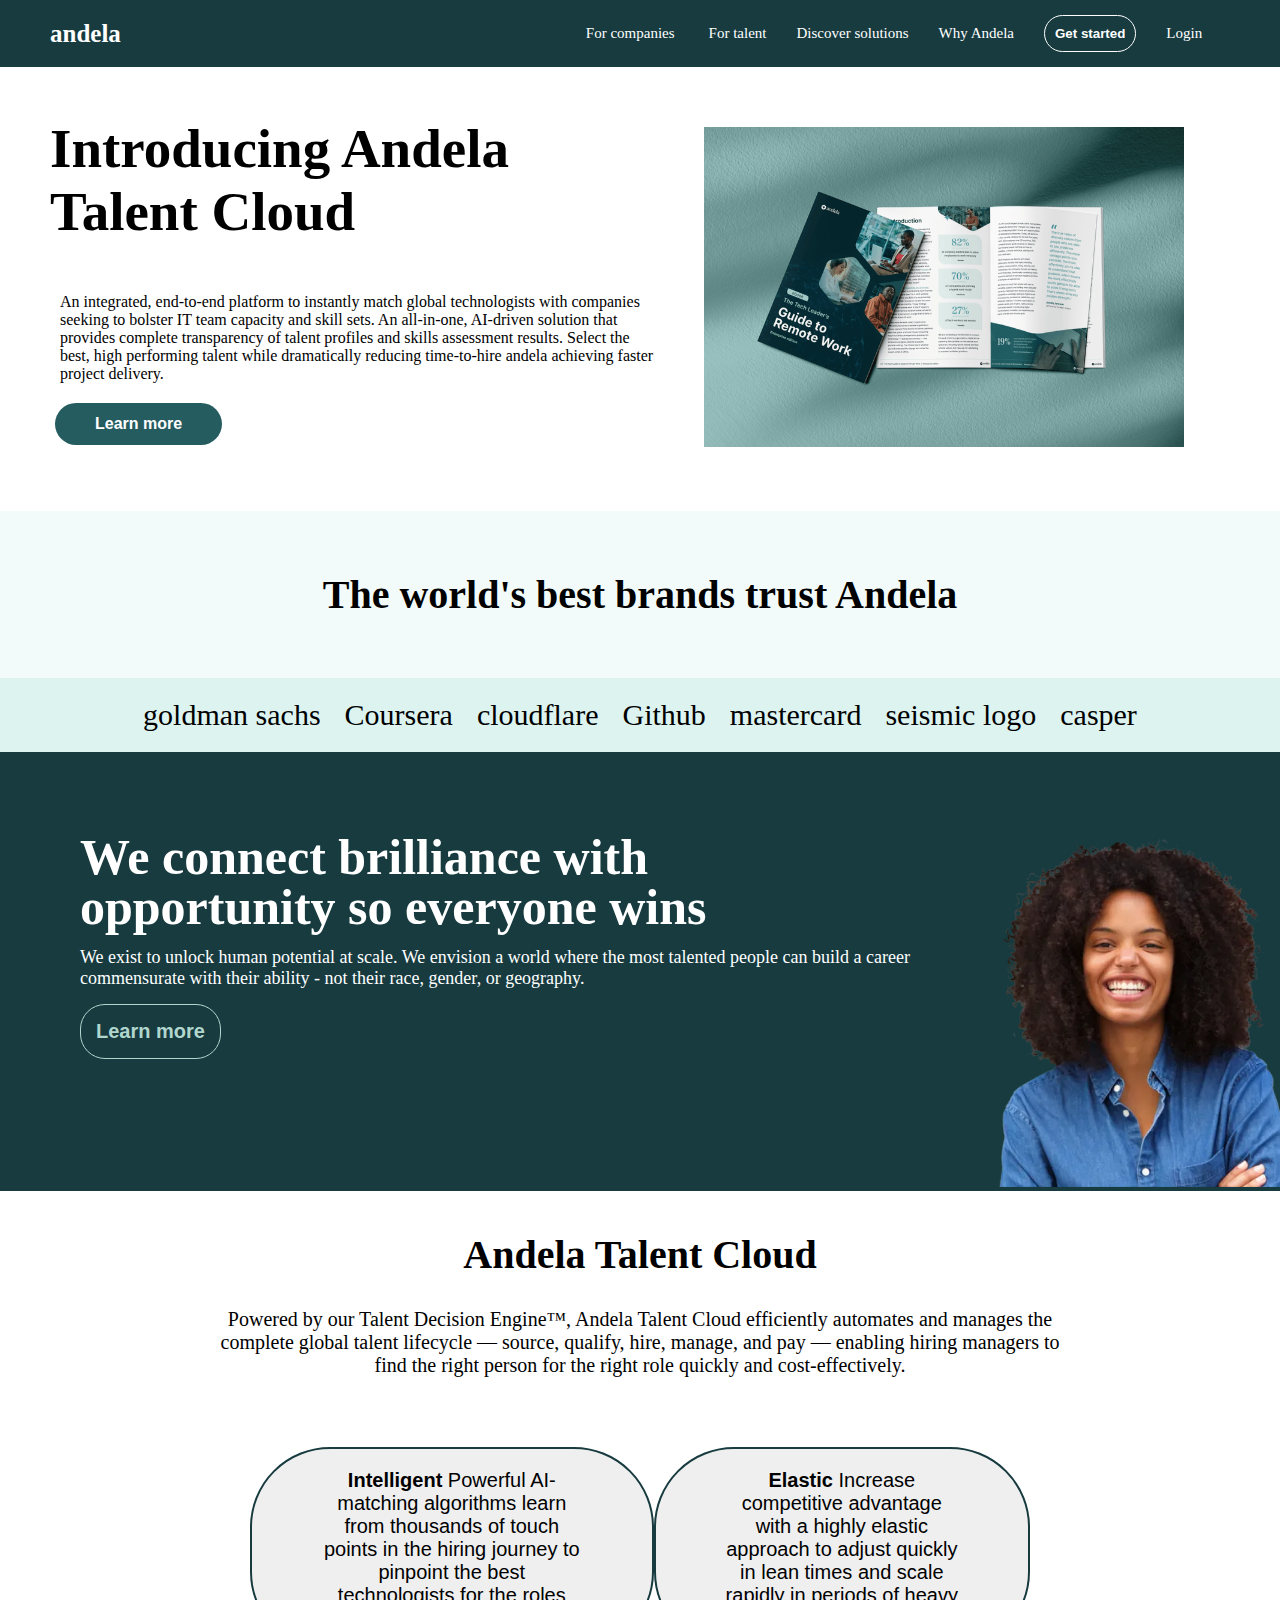
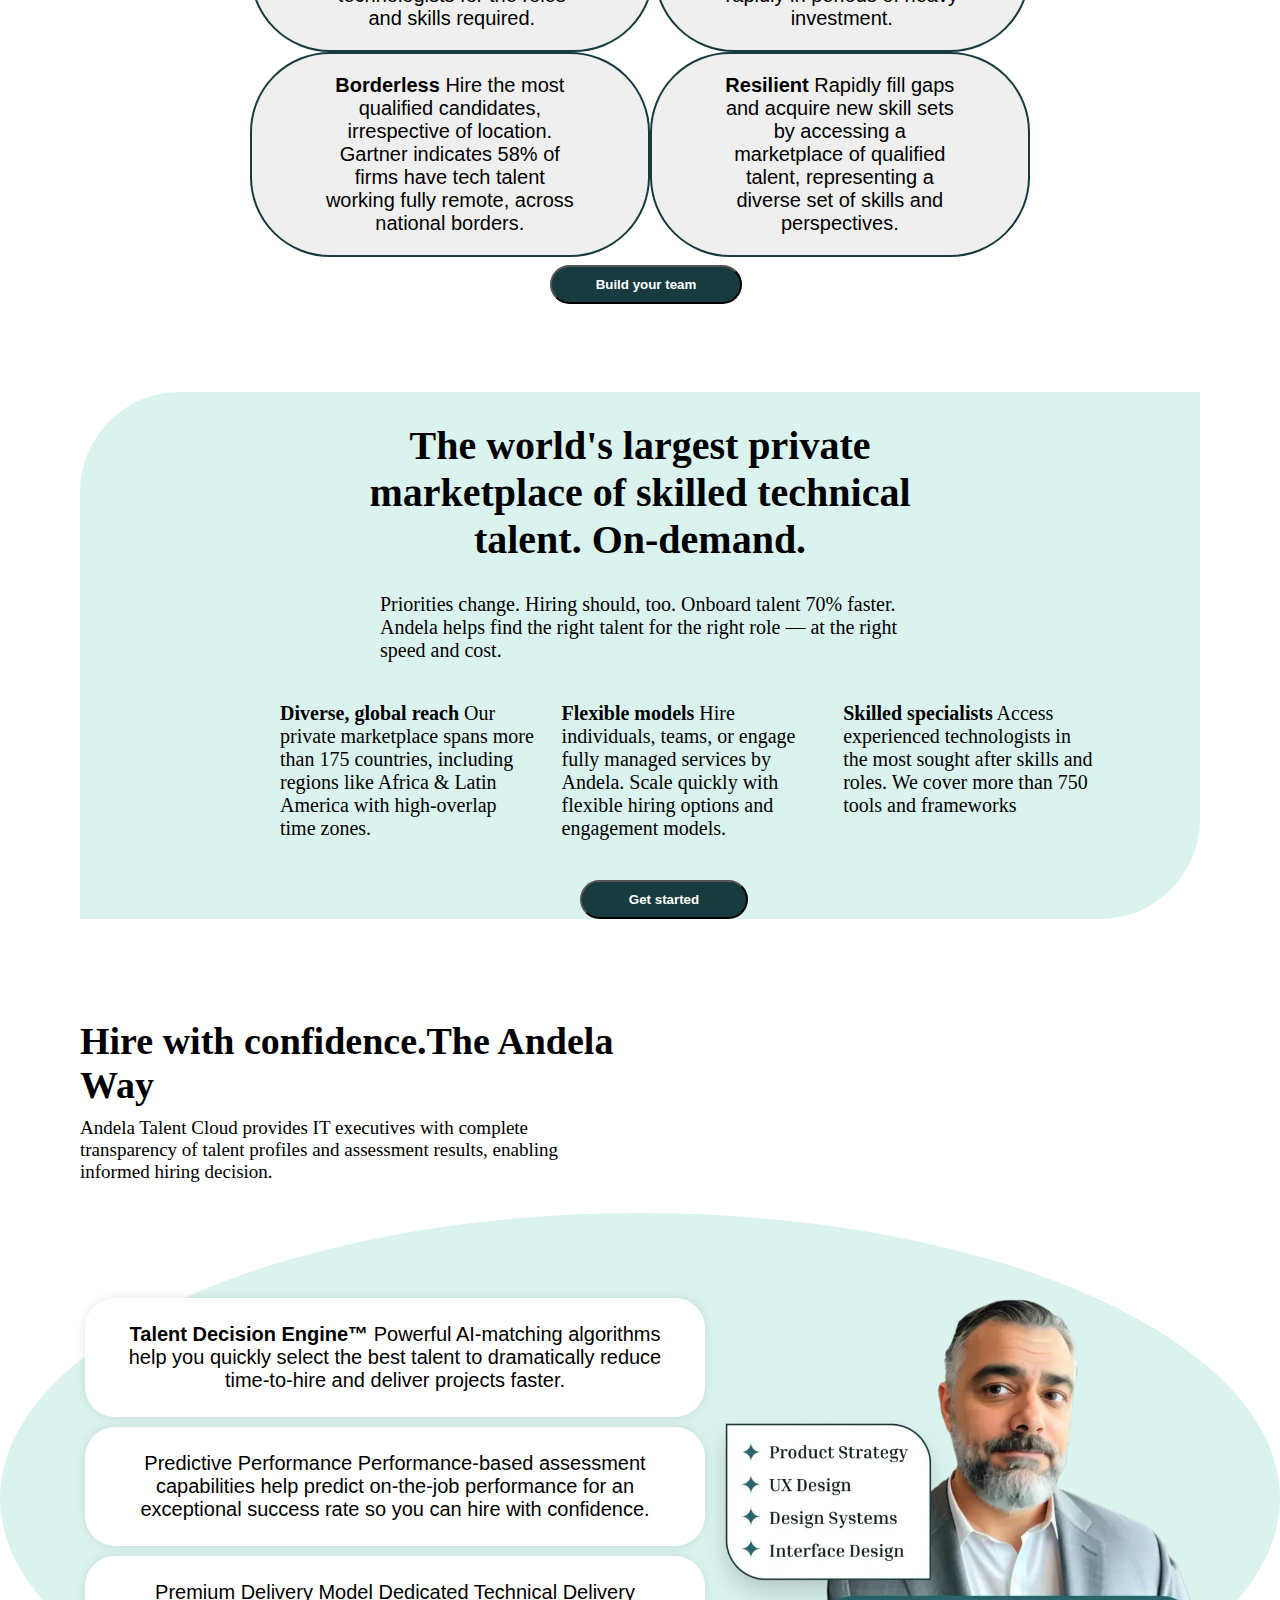
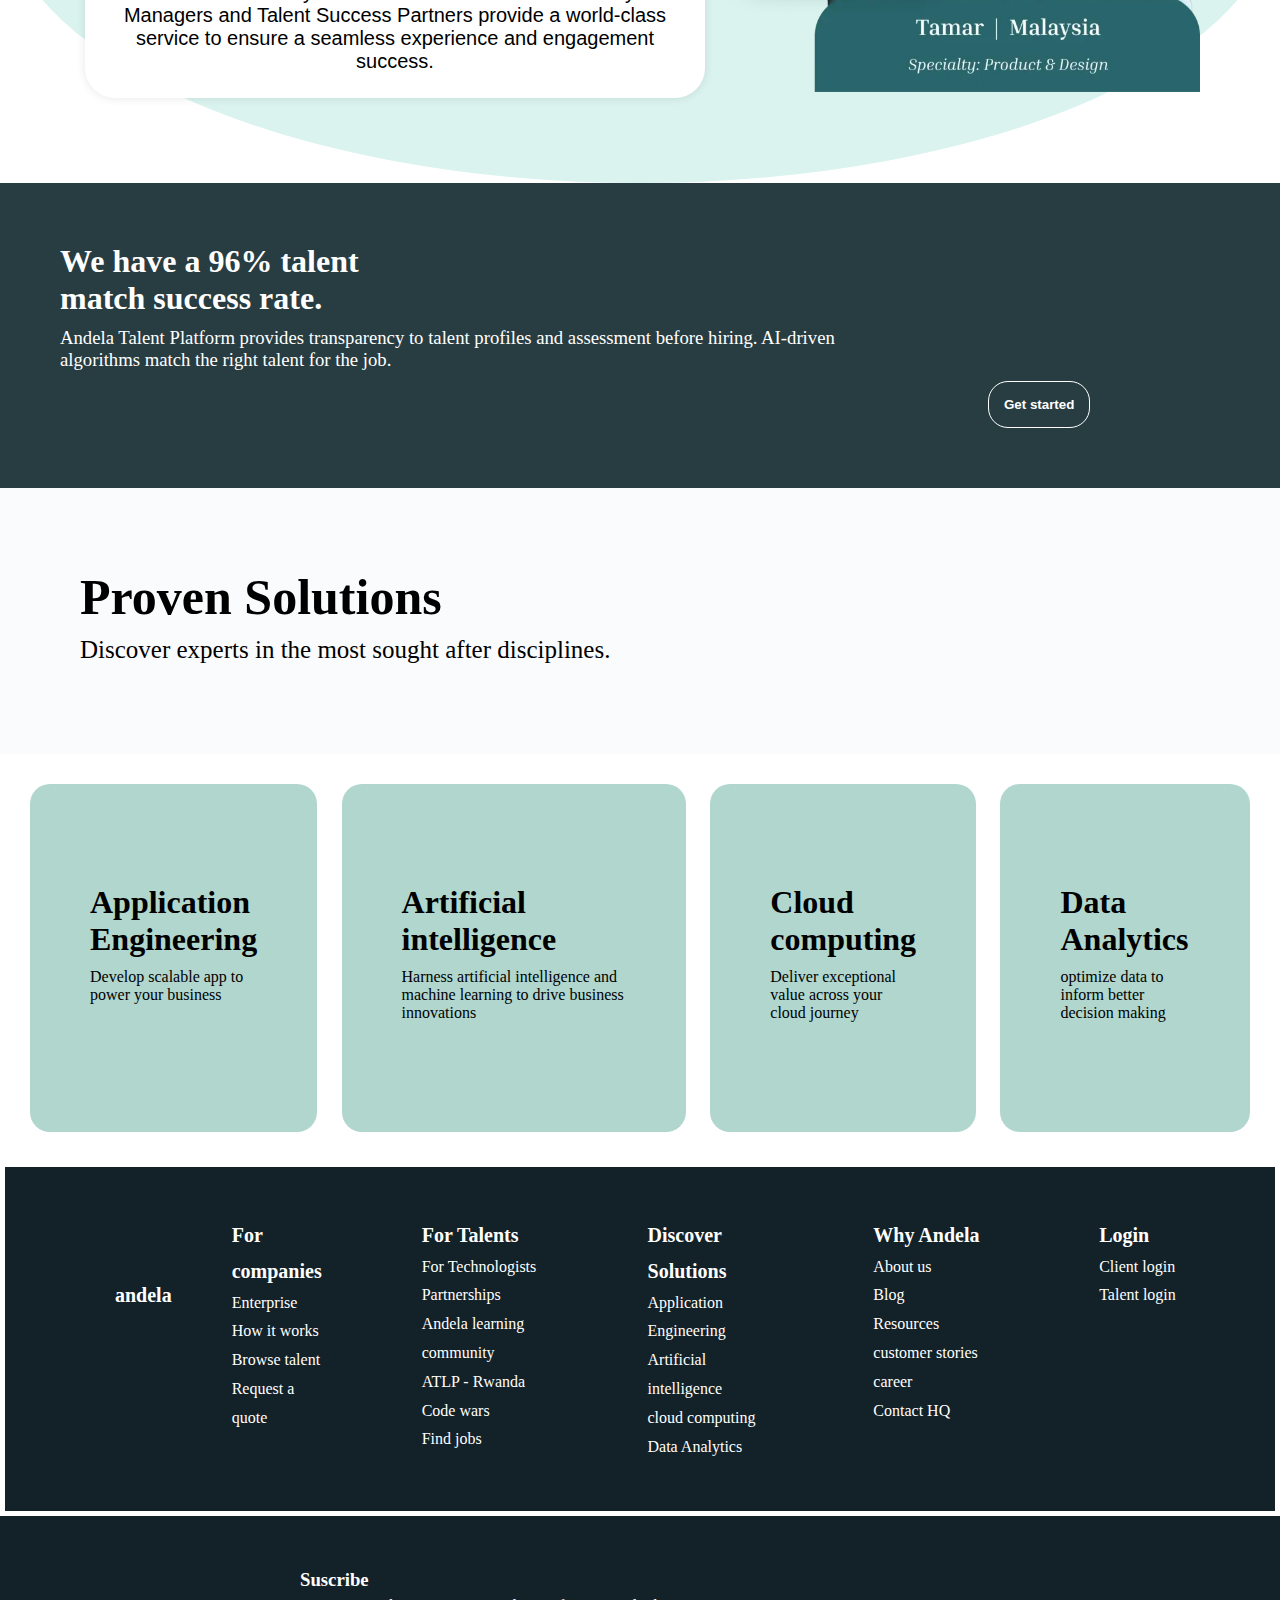
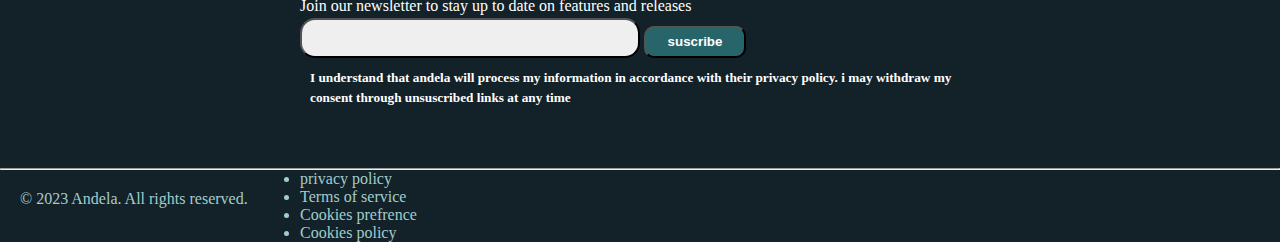
<file: index.html>
<!DOCTYPE html>
<html lang="en">
<head>
    <meta charset="UTF-8">
    <meta name="viewport" content="width=device-width, initial-scale=1.0">
    <link rel="stylesheet" href="andela.css">
    <title>Andela</title>
</head>
<body>
    <section class="body">
        <!--this is for the header-->
    <div class="nav">
        <div>
        <h1 class="nav-brand">andela</h1>
        </div>
        <div class="nav-links">
        <ul>
        <li><a href="#">For companies</a>
            <div class="sub-menu1">
                <ul>
                    <li><a href="#">Enterprise</a></li>
                    <li><a href="#">How it works</a></li>
                    <li><a href="#">Hire experts</a></li>
                </ul>
            </div>
        </li>
        <li><a href="#">For talent</a>
            <div class="sub-menu1">
                <ul>
                    <li><a href="#">Technologist</a></li>
                    <li><a href="#">Find jobs</a></li>
                </ul>
            </div>
        <li><a href="#">Discover solutions</a>
           <div class="sub-menu1">
               <ul>
                <li><a href="#">Application Engineering</a></li>
                <li><a href="#">Artificial intelligence</a></li>
                <li><a href="#">Cloud computing</a></li>
                <li><a href="#">Data & Analytics</a></li>
               </ul>
          </div>
        <li><a href="#">Why Andela</a>
            <div class="sub-menu1">
                <ul>
                    <li><a href="#">About us</a></li>
                    <li><a href="#">Resources</a></li>
                    <li><a href="#">Blog</a></li>
                </ul>
            </div>
        <li><button type="click" class="tip">Get started</button>
        <li><a href="#">Login</a>
            <div class="sub-menu1">
                <ul>
                    <li><a href="#">For clients</a></li>
                    <li><a href="Login.html">Talent login</a></li>
                </ul>
            </div>
        </div>
        </ul>
    </header>
</section>

    <div class="body-inner">
        <div class="inner">
            <h1>Introducing Andela Talent Cloud</h1>
            <p>An integrated, end-to-end platform to instantly match global technologists with companies
            seeking to bolster IT team capacity and skill sets. An all-in-one, AI-driven solution that
            provides complete transparency of talent profiles and skills assessment results.
            Select the best, high performing talent while dramatically reducing time-to-hire andela
            achieving faster project delivery.</p>
            <button type="submit" class="body-button">Learn more</button>
        </div>
        <div class="pic">
            <img src="image/beginimage.png" alt="">
        </div>
    </div>

    <div class="body2">
        <h1>The world's best brands trust Andela</h1>
        <div class="inner2">
            <ul>
                <li>goldman sachs</li>
                <li>Coursera</li>
                <li>cloudflare</li>
                <li><a href="https://github.com/Edacynthia" class="btn1">Github</a></li>
                <li>mastercard</li>
                <li>seismic logo</li>
                <li>casper</li>
            </ul>
        </div>
     </div>

    <div class="body-inner2">
        <div class="inner2a">
            <h1>We connect brilliance with opportunity so everyone wins</h1>
            <p>We exist to unlock human potential at scale. We envision a world where the most 
            talented people can build a career commensurate with their ability - not their race,
            gender, or geography.</p>
            <button type="click" class="inner-button">Learn more</button>
        </div>
        <div class="pic2">
            <img src="image/andelagirl.webp" alt="">
        </div>
    </div>

    <div class="body-inner3">
        <h1>Andela Talent Cloud</h1>
        <p>Powered by our Talent Decision Engine™, Andela Talent Cloud efficiently automates and manages 
         the complete global talent lifecycle — source, qualify, hire, manage, and pay — enabling 
         hiring managers to find the right person for the right role quickly and cost-effectively.</p>
    </div>
    <div class="bord">
        <button type="click" class="btn"><b>Intelligent</b>
        Powerful AI-matching algorithms learn from thousands of touch points in the hiring journey to
        pinpoint the best technologists for the roles and skills required.</button>
        <button type="click" class="btn"><b>Elastic</b>
        Increase competitive advantage with a highly elastic approach to adjust quickly in lean times
        and scale rapidly in periods of heavy investment.</button>
    </div>
    <div class="bord">
        <button type="click" class="btn"><b>Borderless</b>
            Hire the most qualified candidates, irrespective of location. Gartner indicates 58% of 
            firms have tech talent working fully remote, across national borders.</button>
            <button type="click" class="btn"><b>Resilient</b>
            Rapidly fill gaps and acquire new skill sets by accessing a marketplace of qualified talent,
            representing a diverse set of skills and perspectives.</button>
            </div>
            <div> 
                <button type="click" class="tap">Build your team</button>
            </div>
        </div>

        <div class="body-inner4">
            <div class="inn">
                <h1>The world's largest private marketplace of skilled technical talent. On-demand.</h1>
                <p>Priorities change. Hiring should, too. Onboard talent 70% faster. Andela helps 
            find the right talent for the right role — at the right speed and cost.</p>
            </div>
            <div class="container">
                    <p><b>Diverse, global reach</b>
                    Our private marketplace spans more than 175 countries, including regions like Africa 
                    & Latin America with high-overlap time zones.</p>
                 <div class="4b">
                    <p><b>Flexible models</b>
                 Hire individuals, teams, or engage fully managed services by Andela. Scale quickly with
                flexible hiring options and engagement models.</p>
                </div>
                <div class="4c">
                    <p><b>Skilled specialists</b>
                    Access experienced technologists in the most sought after skills and roles. We cover
                    more than 750 tools and frameworks</p>
                </div>
            </div>
            <button type="click" class="btr">Get started</button>
            </div>

            <div class="body-inner5">
                 <h1>Hire with confidence.The Andela Way</h1>
                <p> Andela Talent Cloud provides IT executives with complete transparency of talent 
                profiles and assessment results, enabling informed hiring decision. </p>
            </div>

            <section class="body-inner6">
                <div class="inner6">
                    <button type="click" class="tug"><b>Talent Decision Engine™</b>
                     Powerful AI-matching algorithms help you quickly select the best talent to dramatically 
                     reduce time-to-hire and deliver projects faster.</button>
                     <button type="click" class="tug">Predictive Performance
                     Performance-based assessment capabilities help predict on-the-job performance for an 
                     exceptional success rate so you can hire with confidence.</button>
                     <button type="click" class="tug">Premium Delivery Model
                     Dedicated Technical Delivery Managers and Talent Success Partners provide a world-class 
                     service to ensure a seamless experience and engagement success.</button>
                </div>

                <div class="pic3">
                    <img src="image/andela boy.webp" alt="">
                </div>
            </div>
            </section>

            <div class="body-inner7">
                <h1>We have a 96% talent match success rate.</h1>
                <h3>Andela Talent Platform provides transparency to talent profiles and assessment before hiring.
                AI-driven algorithms match the right talent for the job.</h3>
                <button type="click" class="bte">Get started</button>
            </div>

            <div class="body-inner8">
                <h1>Proven Solutions</h1>
                <p>Discover experts in the most sought after disciplines.</p>
            </div>

            <div class="boxes">
            <div class="box1">
                <div class="fit">
                    <div class="inbox">
                        <h1>Application Engineering </h1>
                        <p>Develop scalable app to power your business</p>
                    </div>
                </div>
            </div>

            <div class="box2">
                <div class="fit">
                    <div class="inbox">
                        <h1>Artificial intelligence </h1>
                        <p>Harness artificial intelligence and machine learning to drive business innovations</p>
                    </div>
                </div>
            </div>

            <div class="box3">
                <div class="fit">
                    <div class="inbox">
                        <h1>Cloud computing </h1>
                        <p>Deliver exceptional value across your cloud journey </p>
                    </div>
                </div>
            </div>

            <div class="box4">
                <div class="fit">
                    <div class="inbox">
                        <h1>Data Analytics</h1>
                        <p>optimize data to inform better decision making</p>
                    </div>
                </div>
            </div>
            </div>

            <footer>
                <div class="footer-sec">
                    <div class="foot-body">
                        <div class="name">
                            <h1>andela</h1>
                        </div>
                    <ul>
                        <h1>For  companies</h1>
                        <li>Enterprise</li>
                        <li>How it works</li>
                        <li>Browse talent</li>
                        <li>Request a quote</li>
                    </ul>
                </div>

                <div class="foot-body">
                    <ul>
                        <h1>For  Talents</h1>
                        <li>For Technologists</li>
                        <li>Partnerships</li>
                        <li>Andela learning community</li>
                        <li>ATLP - Rwanda</li>
                        <li>Code wars</li>
                        <li>Find jobs</li>
                    </ul>
                </div>

                <div class="foot-body">
                    <ul>
                        <h1>Discover Solutions</h1>
                        <li>Application Engineering</li>
                        <li>Artificial intelligence</li>
                        <li>cloud computing</li>
                        <li>Data Analytics</li>
                    </ul>
                </div>

                <div class="foot-body">
                    <ul>
                        <h1>Why Andela</h1>
                        <li>About us</li>
                        <li>Blog</li>
                        <li>Resources</li>
                        <li>customer stories</li>
                        <li>career</li>
                        <li>Contact HQ</li>
                    </ul>
                </div>

                <div class="foot-body">
                    <ul>
                        <h1>Login</h1>
                        <li>Client login</li>
                        <li>Talent login</li>
                    </ul>
                </div>
            </footer>

            <div class="sub">
                <h3>Suscribe</h3>
                <h4>Join our newsletter to stay up to date on features and releases</h4>
                <span>
                <button type="click" class="suj"></button>
                <button type="submit" class="sus">suscribe</button>
                </spam>
                <h5>I understand that andela will process my information in accordance with their privacy policy.
                i may withdraw my consent through unsuscribed links at any time</h5>
            </div>

        <hr>
        <div class="end">
            <div class="end2">
        &copy; 2023 Andela. All rights reserved.
        </div>

        <div class="end3">
        <ul>
            <li>privacy policy</li>
            <li>Terms of service</li>
            <li>Cookies prefrence</li>
            <li>Cookies policy</li>
        </ul>
    </div> 
    </div>  
</body>
</html>
</file>
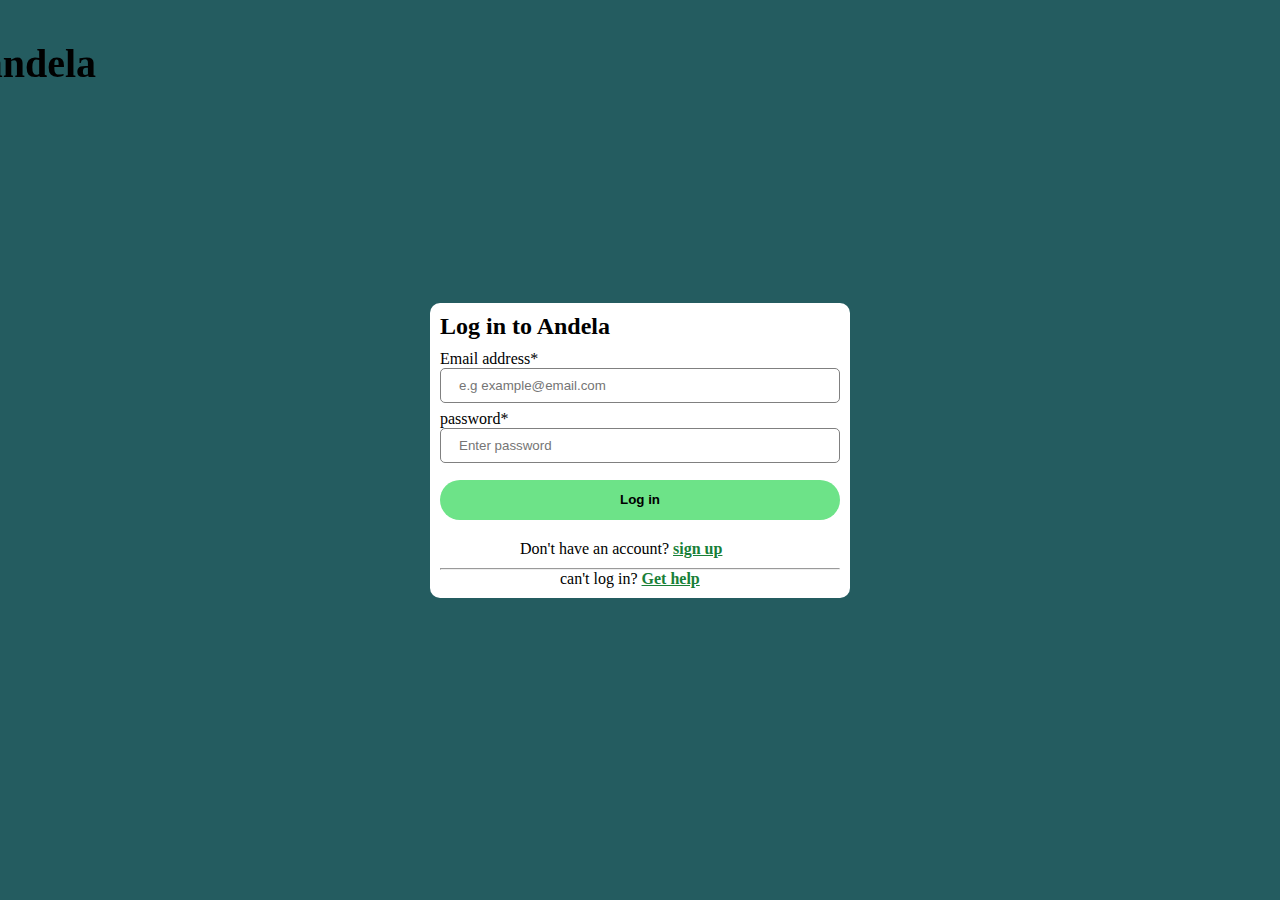
<file: Login.html>
<!DOCTYPE html>
<html lang="en">
<head>
    <meta charset="UTF-8">
    <meta name="viewport" content="width=device-width, initial-scale=1.0">
    <link rel="stylesheet" href="login.css">
    <title>Andela login page</title>
</head>
<body>
    <header class="header">
        <nav class="navbar">
        <h1>andela</h1>
    </nav>
    </header>

    <div class="wrapper">
        <form action=" ">
            <h2>Log in to Andela</h2>
            <div class="input-box"> 
                <p>Email address*</p>
                <input type="text" placeholder="e.g example@email.com" required>
                </div>
                <div class="input-box"> 
                <p>password*</p>
                <input type="password" placeholder="Enter password" required>
                </div>
                <button type ="submit" class="btn">Log in</button>
                <div class="register-link">
                    <p>Don't have an account? <a href="#">sign up</a></p>
                </div>
                <hr>
                <div class="end">
                <p>can't log in? <a href="#"> Get help</a></p>
                </div>
        </form>
        </div>
</body>
</html>
</file>
<file: andela.css>
* {
    margin: 0;
    padding: 0;
    box-sizing: border-box;
}

.nav{
    display: flex;
    background-color: #173B3F;
    align-items: center;
    gap: 400px;
}
.nav-brand{
    font-size: 25px;
    padding: 0 50px;
}

.nav h1{
    color: #fff;
}
.nav ul li {
    display: inline-flex;
    list-style: none;
    margin: 15px;
}

.nav ul li a{
    color: #fff;
    text-decoration: none;
    font-size: 15px;
}

.nav ul li a:hover{
    transition: all 0.3s;
    color: #A4C8C0;
}

.sub-menu1 ul li a:hover{
    text-decoration: underline;
    transition: 0.15s;
    color: #A4C8C0;
}

.sub-menu1{
    display: none;
}

.nav ul li:hover .sub-menu1{
    display: block;
    position: absolute;
    background: #173B3F;
    margin-top: 15px;
    margin-left: -15px;
    border-radius: 15px;
}

.nav ul li:hover .sub-menu1 ul li{
    display: block;
    margin: 10px;
    width: 150px;
    padding: 10px;
    border-left: 1px dotted white;
}

.tip{
    padding: 10px;
    border-radius: 20px;
    font-weight: 700;
    background-color: #173B3F;
    color: white;
    border: 1px solid white;
}

.tip:hover{
    transition: all 0.5s;
    background-color: #B0D6CE;
    color: black;
}

.body-inner{
    display: flex;
}
.body-inner h1{
    padding: 50px 50px;
    font-size: 55px;
}
.body-inner p{
    padding:0 60px;
    padding-right: 500px;
    width: 180%;
}

.pic img{
    padding: 60px;
    width: 150%;
    padding-right: 900px;
}
.inner .body-button{
    padding:  12px 40px;
    border: none;
    border-radius: 30px;
    background-color: #245C60;
    color: #fff;
    font-weight: 700;
    font-size: 16px;
    margin-left: 55px;
    margin-top: 20px;
}
.inner .body-button:hover{
    transition: all 0.5s;
    color: black;
    background-color: #B0D6CE;
}

.body2{
    background-color: #F2FBF9;
    text-align: center;
}

.body2 h1{
    font-size: 40px;
    padding: 60px;
}

.inner2 ul li{
    display: inline;
    text-decoration: none;
    margin: 10px;
    font-size: 30px;
    font-family: Georgia, 'Times New Roman', Times, serif;
}
.inner2{
    background-color:  #DCF3F0;
    padding: 20px 0;
}

.inner2 a{
    text-decoration: none;
    color: black;
}

.body-inner2{
    display: flex;
    background-color: #173B3F;
}
.inner2a{
    color: #fff;
    padding: 80px;
}

.inner2a h1{
    font-size: 50px;
    font-family: cursive;
    line-height: 1;
}

.inner2a p{
    padding: 15px 0;
    font-size: 18px;
    width: 120%;
}

.pic2 img{
    width: 120%;
    padding: 80px 0 0 15px;
}

.inner-button{
    background-color: #173B3F;
    padding: 15px;
    border: 1px solid #B0D6CE;
    border-radius: 25px;
    color: #B0D6CE;
    font-size: 20px;
    font-weight: 700;
}

.inner-button:hover{
    transform: scale(3s);
    background-color: #B0D6CE;
    color: black;
}

.body-inner3{
    text-align: center;
    padding: 40px;
}
.body-inner3 h1{
    font-size: 40px;
}

.body-inner3 p{
    padding: 30px 180px;
    font-size: 20px;
}

.bord{
    display: flex;
    padding-inline: 250px;
}

.btn{
    font-size: 20px;
    border: 2px solid #173B3F;
    border-radius: 80px;
    padding: 20px 70px;
}

.btn:hover{
    transition: all 0.5s;
    background-color: #C5E5DF;
}

.tap{
    text-align: center;
    margin:8px 550px;
    padding-inline: 40px;
    border-radius: 20px;
    width: 15%;
    padding: 10px;
    font-weight: 700;
    background-color: #173B3F;
    color: #fff;
}

.tap:hover{
    transform: scale(1s);
    background-color: #B0D6CE;
    color: black;
    border: transparent;
}

.body-inner4{
    background-color: #DAF3EF;
    border-radius: 100px 0 100px 0;
    margin: 80px;
}

.inn h1{
    text-align: center;
    padding: 30px 250px;
    font-size: 40px;
}

.inn p{
    padding: 0 300px;
    font-size: 20px;
}

.container{
    display: grid;
    grid-template-columns: 20% 20% 20% ;
    padding: 40px 200px;
    width: 150%;
    gap: 2%;
    font-size: 20px;
}

.btr{
    margin: 0 0 0 500px;
    width: 15%;
    padding: 10px;
    border-radius: 20px;
    background-color: #173B3F;
    color: white;
    font-weight: 700;
}

.btr:hover{
    transform: scale(0.5s);
    background-color: #B0D6CE;
    color: black;
    border: transparent;
}

.body-inner5{
    padding:20px 80px;
}

.body-inner5 h1{
    font-size: 38px;
    width: 48%;
}

.body-inner5 p{
    font-size: 19px;
    width: 45%;
    padding: 10px 0;
}

.tug{
    padding: 25px;
    width: 100%;
    border-radius: 30px;
    font-size: 20px;
    margin: 5px;
    background-color: white;
    border: transparent;
    box-shadow:  0 0 10px rgba(0, 0, 0, .1);
}

.tug:hover{
    background-color: #C5E5DF;
    transition: all 0.5s;
}

.body-inner6{
    display: flex;
    background-color: #DAF3EF;
    border-radius: 90%;
    padding: 80px;
}

.body-inner6 img{
    width: 500px;
}

.body-inner7{
    background-color: #283D42;
    padding: 60px;
    color: #fff;
}

.body-inner7 h1{
    width: 30%;
}
.body-inner7 h3{
    width: 70%;
    padding: 10px 0;
    font-weight: 300;
}

.body-inner7 .bte{
    margin: 0 0 0 80%;
    padding: 15px;
    border-radius: 20px;
    background-color: #283D42;
    color: #fff;
    font-weight: 700;
    border: 1px solid;
}

.bte:hover{
    transition: all 0.5s;
    background-color: #B0D6CE;
    color: black;
}

.body-inner8{
    background-color: #FAFBFC;
    padding: 80px;
    font-size: 25px;
}

.body-inner8 p{
    padding: 10px 0;
}

.boxes{
    display: flex;
    padding: 30px;
    gap: 2%;
}

.box1, .box2, .box3, .box4{
    background-color: #B0D6CE;
    border-radius: 20px;
    padding: 100px 60px 100px 60px;
}

.boxes p{
    padding: 10px 0;
}

.foot-body{
    background-color: #132128;
    color: white;
    padding: 50px;
    display: flex;
    width: 100%;
}
.foot-body ul li{
    list-style-type: none;
}

.foot-body h1{
    font-size: 20px;
}

.footer-sec{
    display: flex;
    padding: 5px;
    line-height: 1.8;
}

.name{
    padding: 60px;
}

.foot-body ul li:hover{
    text-decoration: underline;
    color: #C5E5D4;
}

.sub{
    padding: 50px 300px;
    background-color: #132128;
    color: #fff;
    line-height: 1.5;
}

.sub h4{
    font-weight: 100;
}

.sub h5{
    padding: 10px;
}

.suj{
    width: 50%;
    height: 40px;
    border-radius: 15px;
    padding: 10px;

}

.sus{
    width: 15%;
    height: 32px;
    border-radius: 10px;
    background-color: #28656B;
    color: #fff;
    font-weight: 800;
}

.end{
    display: flex;
    background-color: #132128;
    color: #A2CDCD;
    list-style: none;
}
.end2{
    padding: 20px;
    width: 300px;
}

.end ul li:hover{
    text-decoration: underline;
}

@media (min-width: 360px) and (max-width: 800px){
    .nav{
        display: block;
    }
    .nav-brand{
        padding: 0 140px;
    }
    .inner h1{
        margin: 30px 5px;
        padding: 10px;
    }
    .inner p{
        padding: 0 20px; 
    }
    .body-inner{
        flex-direction: column-reverse;
    }
    .body-inner p{
        width: 100%;
    }
    .pic img{
        width: 360px;
        padding-left: 20px;
        padding: 20px;
    }
    .body-button{
        width: 70%;
    }
    .inner2 ul li{
        font-size: 20px;
    }
    .btn{
        font-size: 20px;
    }
    .btn1:hover{
        text-decoration: underline;
        background-color: transparent;
    }
    .body-inner2{
        flex-direction: column-reverse;
    }
    .inner2a h1{
        margin: -50px;
        width: 330px;
        padding-block: 30px;
        font-size: 42px;
        padding: -20px;
    }
    .inner2a p{
        margin: -50px;
        margin-top: 30px;
    }
    .inner-button{
        margin: -50px;
        margin-top: 50px;
        width: 140%;
    }
    .pic2{
        padding-inline-end: 150px;
        margin: -50px;
    }
    .body-inner3 p{
        padding: 2px;
        width: 110%;
    }
    .bord{
        flex-direction: column;
        padding: 5px;
    }
    .btn:hover{
        text-decoration: none;
        background-color:  #C5E5D4;
    }
    .tap{
        margin: 30px;
        width: 300px;
    }
    .body-inner4{
        width: 90%;
        margin: 15px;
    }
    .inn{
        margin-inline: -200px;
    }
    .inn p{
        width: 100%;
        padding: 0 250px;
    
    }
    .body-inner4 .container{
        flex-direction: column;
        padding: 10px;
        gap: 2%;
    }
    .btr{
        margin: 10px;
        width: 300px;
        margin-bottom: 8px;
    }
    .body-inner5{
        width: 210%;
        padding: 20px;
    }
    .body-inner6{
        flex-direction: column-reverse;
        padding: 10px;
    }
    .pic3 img{
        width: 320px;
    }
    .body-inner7 h1{
        width: 100%;
    }
    .body-inner7 h3{
        width: 100%;
    }
    .boxes{
        flex-direction: column;
        row-gap: 20px;
    }
    .footer-sec{
        flex-direction: column;
    }
    .name{
        padding: 5px;
    }
    .end{
        flex-direction: column;
        padding: 25px;
    }
    .sub{
        padding: 20px;
    }
    .sus{
        width: 90px;
        height: 35px;
    }
}

@media (min-width: 390px) and (max-width: 844px){
    .inner h1{
        margin: 30px 5px;
        padding: 10px;
    }
    .inner p{
        padding: 0 20px; 
    }
    .body-inner{
        flex-direction: column-reverse;
    }
    .pic img{
        padding: 20px;
    }
    .body-button{
        width: 70%;
    }
    .inner2 ul li{
        font-size: 20px;
    }
    .btn{
        font-size: 20px;
    }
    .btn1:hover{
        text-decoration: underline;
        background-color: transparent;
    }
    .body-inner2{
        flex-direction: column-reverse;
    }
    .inner2a h1{
        margin: -50px;
        width: 330px;
        padding-block: 30px;
        font-size: 42px;
        padding: -20px;
    }
    .inner2a p{
        margin: -50px;
        margin-top: 30px;
    }
    .inner-button{
        margin: -50px;
        margin-top: 50px;
        width: 140%;
    }
    .pic2{
        padding-inline-end: 150px;
        margin: -50px;
    }
    .body-inner3 p{
        padding: 1px;
        width: 100%;
    }
    .bord{
        flex-direction: column;
        padding: 5px;
    }
    .btn:hover{
        text-decoration: none;
        background-color:  #C5E5D4;
    }
    .tap{
        margin: 30px;
        width: 330px;
    }
    .body-inner4{
        width: 90%;
        margin: 15px;
    }
    .inn{
        margin-inline: -200px;
    }
    .inn p{
        width: 100%;
        padding: 0 250px;
    
    }
    .body-inner4 .container{
        flex-direction: column;
        padding: 10px;
        gap: 2%;
    }
    .btr{
        margin: 10px;
        width: 300px;
        margin-bottom: 8px;
    }
    .body-inner5{
        width: 200%;
        padding: 20px;
    }
    .body-inner6{
        flex-direction: column-reverse;
        padding: 10px;
    }
    .pic3 img{
        width: 320px;
    }
    .body-inner7 h1{
        width: 100%;
    }
    .body-inner7 h3{
        width: 100%;
    }
    .boxes{
        flex-direction: column;
        row-gap: 20px;
    }
    .footer-sec{
        flex-direction: column;
    }
    .name{
        padding: 5px;
    }
    .end{
        flex-direction: column;
        padding: 25px;
    }
    .sub{
        padding: 20px;
    }
    .sus{
        width: 90px;
        height: 35px;
    }
}

@media (min-width: 414px) and (max-width: 896px){
    .inner h1{
        margin: 30px 5px;
        padding: 10px;
    }
    .inner p{
        padding: 0 20px; 
    }
    .body-inner{
        flex-direction: column-reverse;
    }
    .pic img{
        width: 410px;
    }
    .body-button{
        width: 70%;
    }
    .inner2 ul li{
        font-size: 20px;
    }
    .btn{
        font-size: 20px;
    }
    .btn1:hover{
        text-decoration: underline;
        background-color: transparent;
    }
    .body-inner2{
        flex-direction: column-reverse;
    }
    .inner2a h1{
        margin: -50px;
        width: 330px;
        padding-block: 30px;
        font-size: 42px;
        padding: -20px;
    }
    .inner2a p{
        margin: -50px;
        margin-top: 30px;
    }
    .inner-button{
        margin: -50px;
        margin-top: 50px;
        width: 140%;
    }
    .pic2{
        padding-inline-end: 150px;
        margin: -50px;
    }
    .body-inner3 p{
        padding: 2px;
        width: 100%;
    }
    .bord{
        flex-direction: column;
        padding: 5px;
    }
    .btn:hover{
        text-decoration: none;
        background-color:  #C5E5D4;
    }
    .tap{
        margin: 30px;
        width: 350px;
    }
    .body-inner4{
        width: 90%;
        margin: 15px;
    }
    .inn{
        margin-inline: -200px;
    }
    .inn p{
        width: 100%;
        padding: 0 250px;
    
    }
    .body-inner4 .container{
        flex-direction: column;
        padding: 10px;
        gap: 2%;
    }
    .btr{
        margin: 10px;
        width: 300px;
        margin-bottom: 8px;
    }
    .body-inner5{
        width: 210%;
        padding: 20px;
    }
    .body-inner6{
        flex-direction: column-reverse;
        padding: 10px;
    }
    .pic3 img{
        width: 320px;
    }
    .body-inner7 h1{
        width: 100%;
    }
    .body-inner7 h3{
        width: 100%;
    }
    .boxes{
        flex-direction: column;
        row-gap: 20px;
    }
    .footer-sec{
        flex-direction: column;
    }
    .name{
        padding: 5px;
    }
    .end{
        flex-direction: column;
        padding: 25px;
    }
    .sub{
        padding: 20px;
    }
    .sus{
        width: 90px;
        height: 35px;
    }
}

@media (min-width: 375px) and (max-width: 812px){
    .inner h1{
        margin: 30px 5px;
        padding: 10px;
    }
    .inner p{
        padding: 0 20px; 
    }
    .body-inner{
        flex-direction: column-reverse;
    }
    .pic img{
        width: 370px;
    }
    .body-button{
        width: 70%;
    }
    .inner2 ul li{
        font-size: 20px;
    }
    .btn{
        font-size: 20px;
    }
    .btn1:hover{
        text-decoration: underline;
        background-color: transparent;
    }
    .body-inner2{
        flex-direction: column-reverse;
    }
    .inner2a h1{
        margin: -50px;
        width: 330px;
        padding-block: 30px;
        font-size: 42px;
        padding: -20px;
    }
    .inner2a p{
        margin: -50px;
        margin-top: 30px;
    }
    .inner-button{
        margin: -50px;
        margin-top: 50px;
        width: 140%;
    }
    .pic2{
        padding-inline-end: 150px;
        margin: -50px;
    }
    .body-inner3 p{
        padding: 2px;
        width: 100%;
    }
    .bord{
        flex-direction: column;
        padding: 5px;
    }
    .btn:hover{
        text-decoration: none;
        background-color:  #C5E5D4;
    }
    .tap{
        margin: 30px;
        width: 320px;
    }
    .body-inner4{
        width: 90%;
        margin: 15px;
    }
    .inn{
        margin-inline: -200px;
    }
    .inn p{
        width: 100%;
        padding: 0 250px;
    
    }
    .body-inner4 .container{
        flex-direction: column;
        padding: 10px;
        gap: 2%;
    }
    .btr{
        margin: 10px;
        width: 300px;
        margin-bottom: 8px;
    }
    .body-inner5{
        width: 210%;
        padding: 20px;
    }
    .body-inner6{
        flex-direction: column-reverse;
        padding: 10px;
    }
    .pic3 img{
        width: 320px;
    }
    .body-inner7 h1{
        width: 100%;
    }
    .body-inner7 h3{
        width: 100%;
    }
    .boxes{
        flex-direction: column;
        row-gap: 20px;
    }
    .footer-sec{
        flex-direction: column;
    }
    .name{
        padding: 5px;
    }
    .end{
        flex-direction: column;
        padding: 25px;
    }
    .sub{
        padding: 20px;
    }
    .sus{
        width: 90px;
        height: 35px;
    }
}

@media (min-width: 768px) and (max-width: 1024px){
    .nav-links{
        margin: 0 60px;
    }
    .nav-brand{
        padding: 0 350px;
    }
    .inner h1{
        margin: 30px 5px;
        padding: 10px;
    }
    .inner p{
        padding: 0 20px; 
    }
    .body-inner{
        flex-direction: row;
    }
    .pic img{
        width: 380px;
        margin-top: 100px;
        
    }
    .body-button{
        width: 50%;
    }
    .inner2 ul li{
        font-size: 20px;
    }
    .btn{
        font-size: 20px;
    }
    .btn1:hover{
        text-decoration: underline;
        background-color: transparent;
    }
    .body-inner2{
        flex-direction: row;
    }
    .inner2a h1{
        margin: -50px;
        width: 450px;
        font-size: 42px;
    }
    .inner2a p{
        margin: -50px;
        margin-top: 30px;
    }
    .inner-button{
        margin: -50px;
        margin-top: 50px;
        width: 100%;
    }
    .pic2{
        width: 200%;
        padding: 90px 100px 0 0;
    }
    .body-inner3 p{
        padding: 2px;
        width: 100%;
    }
    .bord{
        flex-direction: column;
        padding: 5px;
    }
    .btn:hover{
        text-decoration: none;
        background-color:  #C5E5D4;
    }
    .tap{
        margin: 30px;
        width: 90%;
    }
    .body-inner4{
        width: 95%;
        margin: 15px;
    }
    .inn{
        margin-inline: -200px;
    }
    .inn p{
        width: 100%;
        padding: 0 250px;
    
    }
    .body-inner4 .container{
        flex-direction: column;
        padding: 10px;
        gap: 2%;
    }
    .btr{
        margin: 20px;
        width: 300px;
        margin-bottom: -50px;
        margin-inline: 190px;
    }
    .body-inner5{
        width: 210%;
        padding: 20px;
    }
    .body-inner6{
        flex-direction: column-reverse;
        padding: 10px;
    }
    .pic3 img{
        width: 320px;
    }
    .body-inner7 h1{
        width: 100%;
    }
    .body-inner7 h3{
        width: 100%;
    }
    .boxes{
        flex-direction: column;
        row-gap: 20px;
    }
    .footer-sec{
        flex-direction: column;
    }
    .name{
        padding: 5px;
    }
    .end{
        flex-direction: column;
        padding: 25px;
    }
    .sub{
        padding: 20px;
    }
    .sus{
        width: 90px;
        height: 35px;
    }
}

@media (min-width: 820px) and (max-width: 1180px){
    .nav{
        display: block;
    }
    
    .inner h1{
        margin: 30px 5px;
        padding: 10px;
    }
    .inner p{
        padding: 0 20px; 
    }
    .body-inner{
        flex-direction: row;
    }
    .pic img{
        width: 380px;
        margin-top: 100px;
        
    }
    .body-button{
        width: 50%;
    }
    .inner2 ul li{
        font-size: 20px;
    }
    .btn{
        font-size: 20px;
    }
    .btn1:hover{
        text-decoration: underline;
        background-color: transparent;
    }
    .body-inner2{
        flex-direction: row;
    }
    .inner2a h1{
        margin: -50px;
        width: 450px;
        font-size: 42px;
    }
    .inner2a p{
        margin: -50px;
        margin-top: 30px;
    }
    .inner-button{
        margin: -50px;
        margin-top: 50px;
        width: 100%;
    }
    .pic2{
        width: 200%;
        padding: 90px 100px 0 0;
    }
    .body-inner3 p{
        padding: 2px;
        width: 100%;
    }
    .bord{
        flex-direction: column;
        padding: 5px;
    }
    .btn:hover{
        text-decoration: none;
        background-color:  #C5E5D4;
    }
    .tap{
        margin: 30px;
        width: 90%;
    }
    .body-inner4{
        width: 95%;
        margin: 15px;
    }
    .inn{
        margin-inline: -200px;
    }
    .inn p{
        width: 100%;
        padding: 0 250px;
    
    }
    .body-inner4 .container{
        flex-direction: column;
        padding: 10px;
        gap: 2%;
    }
    .btr{
        margin: 20px;
        width: 300px;
        margin-bottom: -50px;
        margin-inline: 190px;
    }
    .body-inner5{
        width: 210%;
        padding: 20px;
    }
    .body-inner6{
        flex-direction: column-reverse;
        padding: 10px;
    }
    .pic3 img{
        width: 320px;
    }
    .body-inner7 h1{
        width: 100%;
    }
    .body-inner7 h3{
        width: 100%;
    }
    .boxes{
        flex-direction: column;
        row-gap: 20px;
    }
    .footer-sec{
        flex-direction: column;
    }
    .name{
        padding: 5px;
    }
    .end{
        flex-direction: column;
        padding: 25px;
    }
    .sub{
        padding: 20px;
    }
    .sus{
        width: 90px;
        height: 35px;
    }
}
</file>
<file: login.css>
*{
    margin: 0;
    padding: 0;
    box-sizing: border-box;
}
header{
    position: fixed;
    top: 0;
    right: 80%;
    padding: 40px 12.5%;
    font-size: 20px;
}

body{
    display: flex;
    justify-content: center;
    align-items: center;
    min-height: 100vh;
    background-color: #245C60;
}
.wrapper{
    width: 420px;
    background: #fff;
    padding: 10px;
    border-radius: 10px;

}
.input-box{
    width: 100%;
    height: 50px;
    margin: 10px 0;
}
.input-box input{
    padding: 0 10px;
    width: 100%;
    height: 70%;
    background: transparent;
    border: none;
    outline: none;
    border: 1px solid grey ;
    border-radius: 5px;
}
::placeholder{
    padding: 8px;
}
.btn{
    padding: 5px;
    width: 100%;
    border-radius: 40px;
    height: 40px;
    background-color: #6DE388;
    border: none;
    margin: 10px 0;
    font-weight: 800;
}
.btn:hover{
    transition: 0.15s;
    background-color: #198038;
}
.register-link{
    padding: 10px 80px;
}
.register-link a{
    color: #198038;
    font-weight: 700;
}
.end{
    padding: 0 120px;
}
.end a{
    color: #198038;
    font-weight: 700;
}

@media (min-width: 390px) and (max-width: 844px){
    .wrapper{
       width: 350px;
       padding: 50px 10px;
    }
    .register-link{
       padding: 10px 50px;
    }
    .end{
        padding: 0 90px;
    }
    .header{
        right: 60%;
    }
}

@media (min-width: 360px) and (max-width: 800px){
    .wrapper{
       width: 330px;      
       padding: 50px 10px;
       margin-bottom: 20%;
    }
    .register-link{
       padding: 10px 50px;
    }
    .end{
        padding: 0 70px;
    }
    .header{
        right: 60%;
    }
}

@media (min-width: 320px) and (max-width: 568px){
    .wrapper{
       width: 300px;
       padding: 10px 10px;
    }
    .register-link{
       padding: 10px 30px;
    }
    .end{
        padding: 0 70px;
    }
    .header{
        right: 60%;
    }
}

@media (min-width: 414px) and (max-width: 896px){
    .wrapper{
       width: 380px;
       padding: 50px 10px;
    }
    .register-link{
       padding: 10px 50px;
    }
    .end{
        padding: 0 90px;
    }
    .header{
        right: 60%;
    }
} 
    
@media (min-width: 768px) and (max-width: 1024px){
    .wrapper{
       width: 600px;
       padding: 50px 10px;
    }
    .register-link{
        text-align: center;
    }
    .end{
        text-align: center;
    }
    .header{
        right: 70%;
        font-size: 30px;
    }
}
</file>
